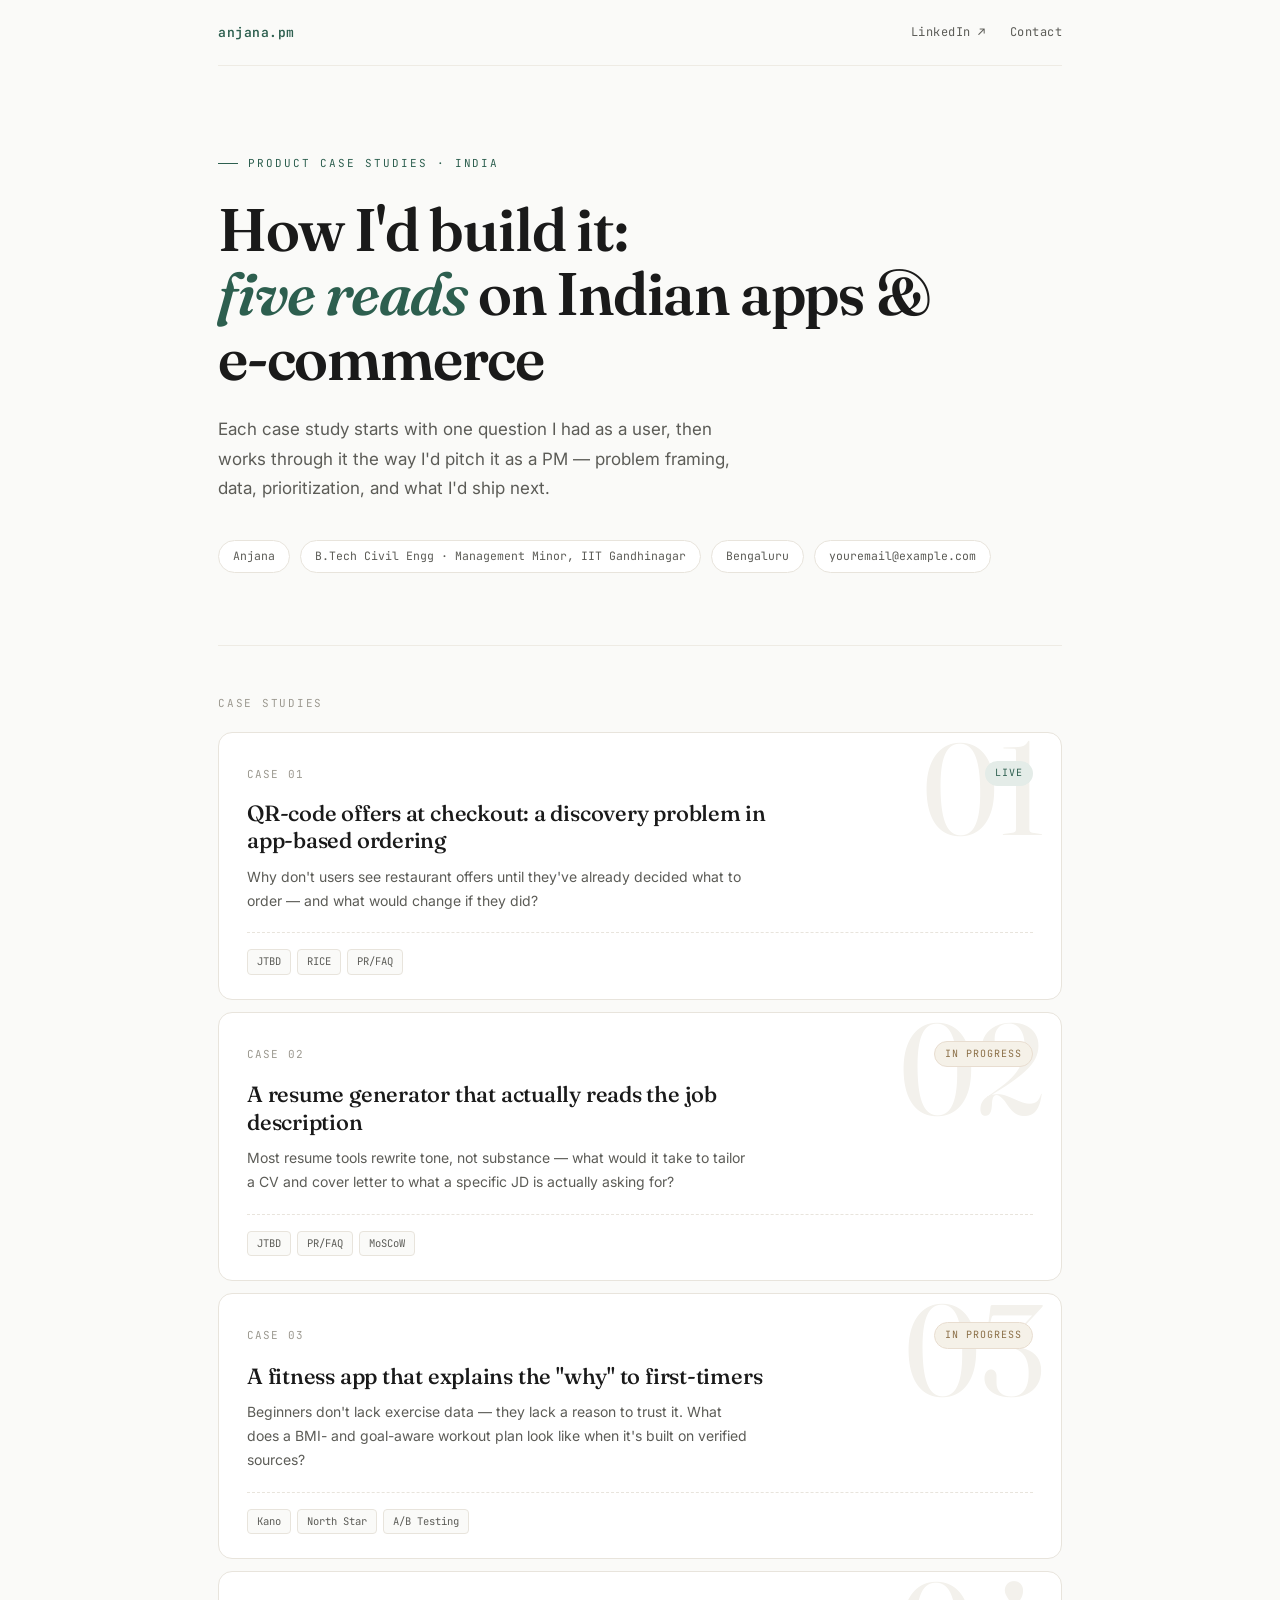
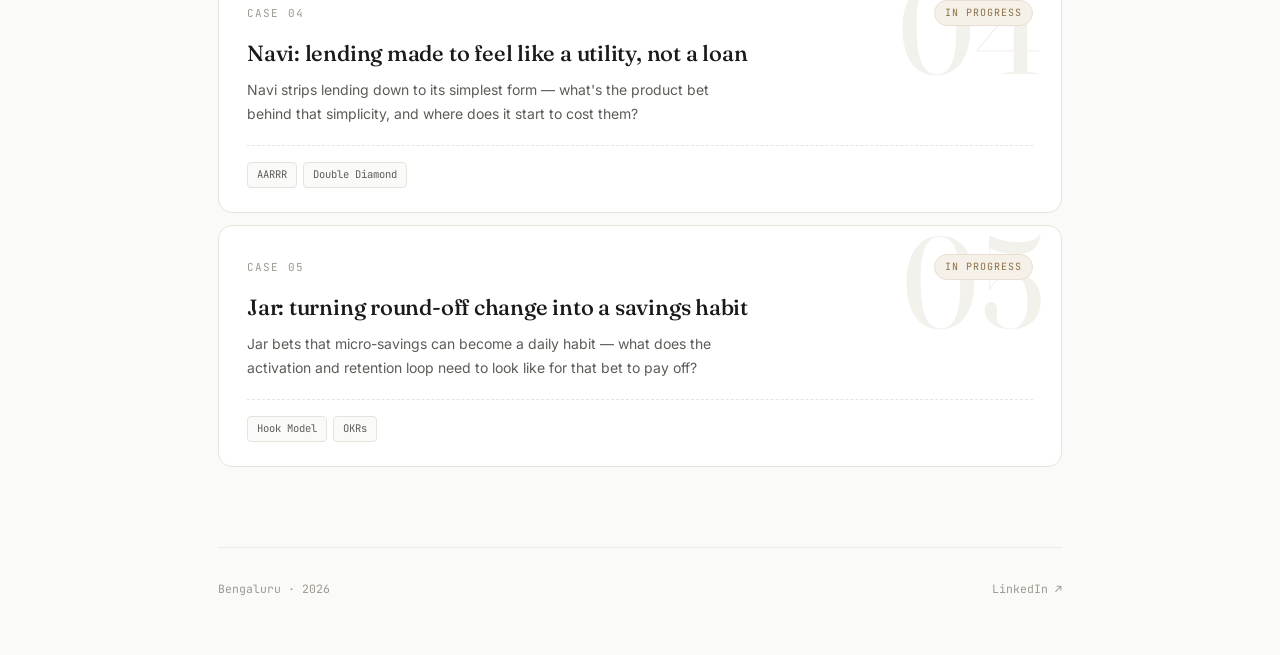
<file: index.html>
<!DOCTYPE html>
<html lang="en">
<head>
<meta charset="UTF-8">
<meta name="viewport" content="width=device-width, initial-scale=1.0">
<title>Anjana — PM Portfolio</title>
<link rel="stylesheet" href="style.css">
</head>
<body>

<!-- ── NAV ── -->
<div class="wrap">
  <nav class="site-nav">
    <a href="index.html" class="nav-logo">anjana.pm</a>
    <div class="nav-links">
      <!-- UPDATE: replace # with your LinkedIn URL -->
      <a href="#">LinkedIn ↗</a>
      <!-- UPDATE: replace with your real email -->
      <a href="mailto:youremail@example.com">Contact</a>
    </div>
  </nav>
</div>

<!-- ── HERO ── -->
<div class="wrap">
  <section class="hero">
    <div class="hero-eyebrow">Product case studies · India</div>
    <h1>How I'd build it:<br><em>five reads</em> on Indian apps &amp; e-commerce</h1>
    <p class="hero-lede">
      Each case study starts with one question I had as a user, then works through it the way I'd
      pitch it as a PM — problem framing, data, prioritization, and what I'd ship next.
    </p>
    <div class="hero-meta">
      <span class="chip">Anjana</span>
      <span class="chip">B.Tech Civil Engg · Management Minor, IIT Gandhinagar</span>
      <span class="chip">Bengaluru</span>
      <!-- UPDATE: replace with your real email -->
      <span class="chip"><a href="mailto:youremail@example.com">youremail@example.com</a></span>
    </div>
  </section>

  <!-- ── CASES ── -->
  <div class="cases-label">Case studies</div>

  <div class="cases-list">

    <!-- CASE 01 -->
    <a href="case-01.html" class="case-card" data-num="01">
      <div class="card-top">
        <span class="card-num">CASE 01</span>
        <span class="badge live">Live</span>
      </div>
      <h2 class="card-title">QR-code offers at checkout: a discovery problem in app-based ordering</h2>
      <p class="card-question">Why don't users see restaurant offers until they've already decided what to order — and what would change if they did?</p>
      <div class="card-footer">
        <div class="tags">
          <span class="tag">JTBD</span>
          <span class="tag">RICE</span>
          <span class="tag">PR/FAQ</span>
        </div>
        <span class="card-cta">Read case →</span>
      </div>
    </a>

    <!-- CASE 02 -->
    <a href="case-02.html" class="case-card" data-num="02">
      <div class="card-top">
        <span class="card-num">CASE 02</span>
        <span class="badge draft">In progress</span>
      </div>
      <h2 class="card-title">A resume generator that actually reads the job description</h2>
      <p class="card-question">Most resume tools rewrite tone, not substance — what would it take to tailor a CV and cover letter to what a specific JD is actually asking for?</p>
      <div class="card-footer">
        <div class="tags">
          <span class="tag">JTBD</span>
          <span class="tag">PR/FAQ</span>
          <span class="tag">MoSCoW</span>
        </div>
        <span class="card-cta">Read case →</span>
      </div>
    </a>

    <!-- CASE 03 -->
    <a href="case-03.html" class="case-card" data-num="03">
      <div class="card-top">
        <span class="card-num">CASE 03</span>
        <span class="badge draft">In progress</span>
      </div>
      <h2 class="card-title">A fitness app that explains the "why" to first-timers</h2>
      <p class="card-question">Beginners don't lack exercise data — they lack a reason to trust it. What does a BMI- and goal-aware workout plan look like when it's built on verified sources?</p>
      <div class="card-footer">
        <div class="tags">
          <span class="tag">Kano</span>
          <span class="tag">North Star</span>
          <span class="tag">A/B Testing</span>
        </div>
        <span class="card-cta">Read case →</span>
      </div>
    </a>

    <!-- CASE 04 -->
    <a href="case-04.html" class="case-card" data-num="04">
      <div class="card-top">
        <span class="card-num">CASE 04</span>
        <span class="badge draft">In progress</span>
      </div>
      <h2 class="card-title">Navi: lending made to feel like a utility, not a loan</h2>
      <p class="card-question">Navi strips lending down to its simplest form — what's the product bet behind that simplicity, and where does it start to cost them?</p>
      <div class="card-footer">
        <div class="tags">
          <span class="tag">AARRR</span>
          <span class="tag">Double Diamond</span>
        </div>
        <span class="card-cta">Read case →</span>
      </div>
    </a>

    <!-- CASE 05 -->
    <a href="case-05.html" class="case-card" data-num="05">
      <div class="card-top">
        <span class="card-num">CASE 05</span>
        <span class="badge draft">In progress</span>
      </div>
      <h2 class="card-title">Jar: turning round-off change into a savings habit</h2>
      <p class="card-question">Jar bets that micro-savings can become a daily habit — what does the activation and retention loop need to look like for that bet to pay off?</p>
      <div class="card-footer">
        <div class="tags">
          <span class="tag">Hook Model</span>
          <span class="tag">OKRs</span>
        </div>
        <span class="card-cta">Read case →</span>
      </div>
    </a>

  </div><!-- end cases-list -->

  <footer class="site-footer">
    <span>Bengaluru · 2026</span>
    <!-- UPDATE: replace # with your LinkedIn URL -->
    <a href="#">LinkedIn ↗</a>
  </footer>
</div>

<script src="portfolio.js"></script>
</body>
</html>
</file>
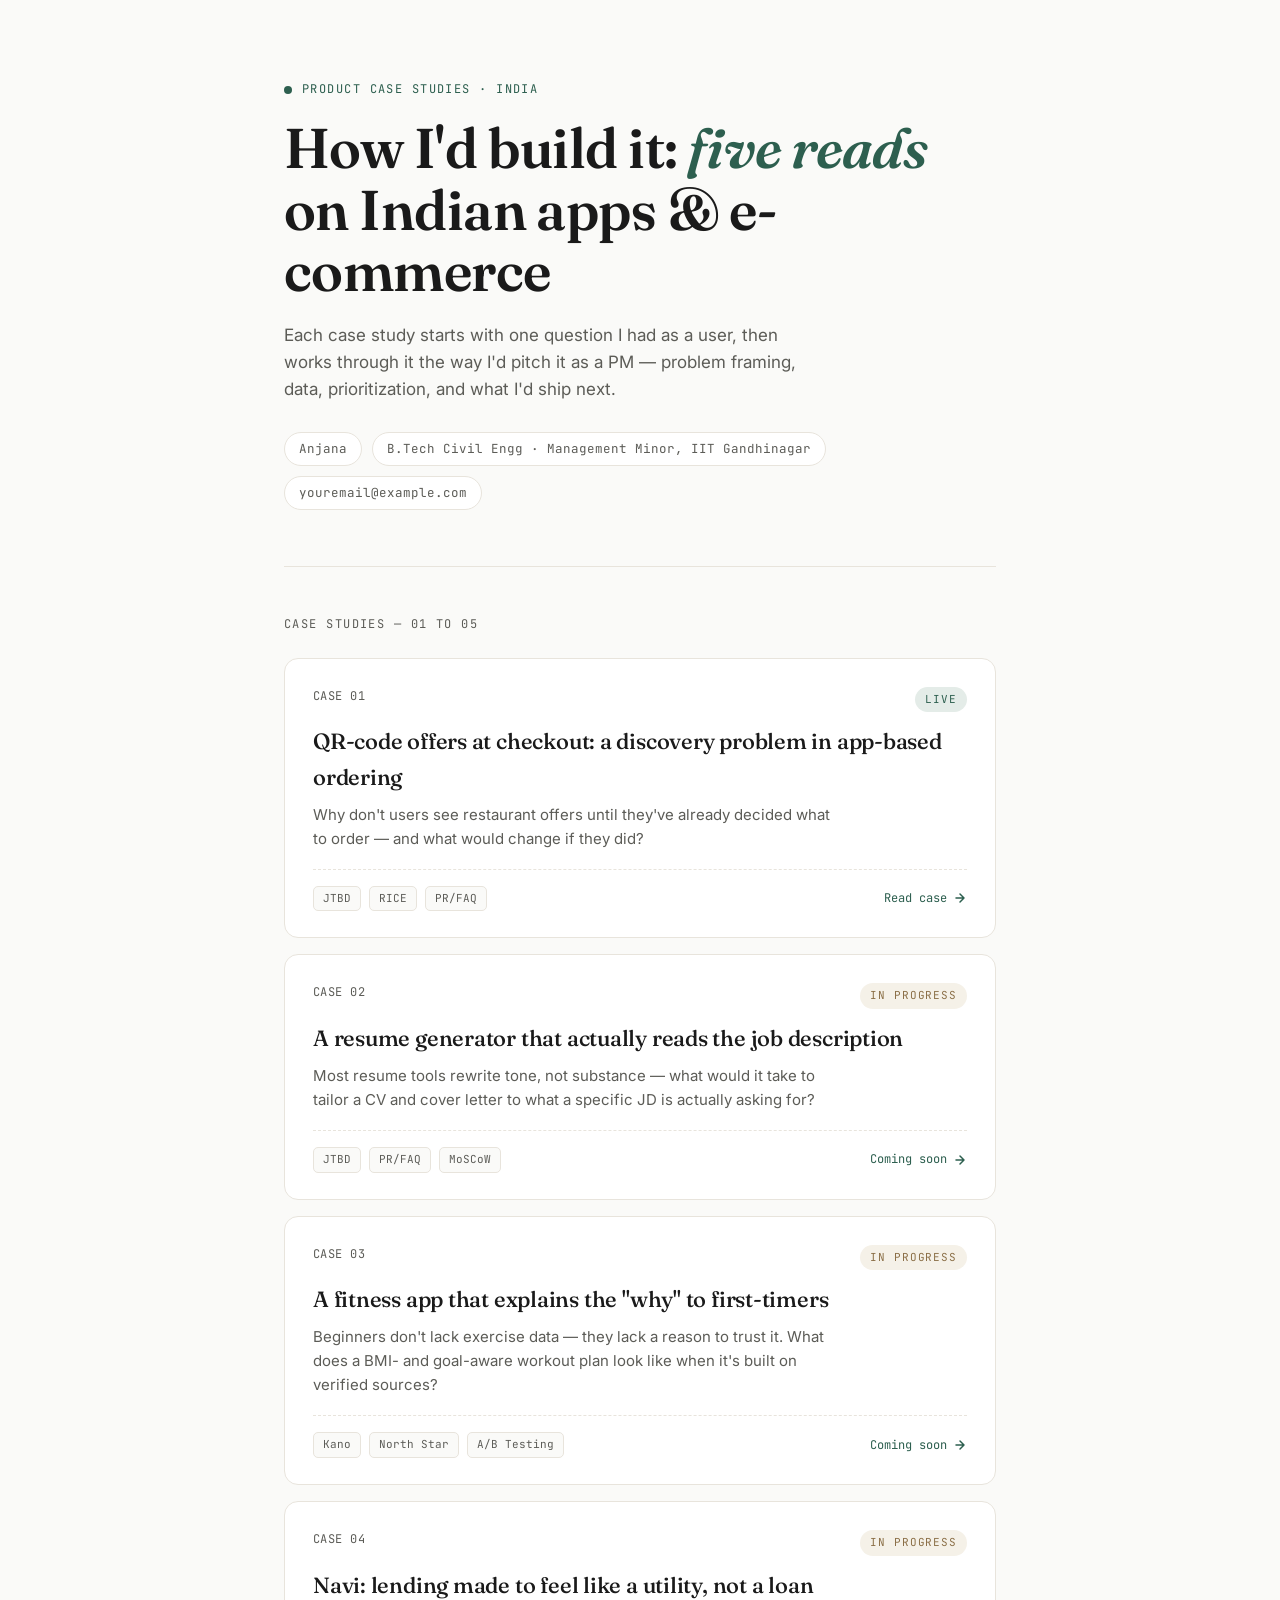
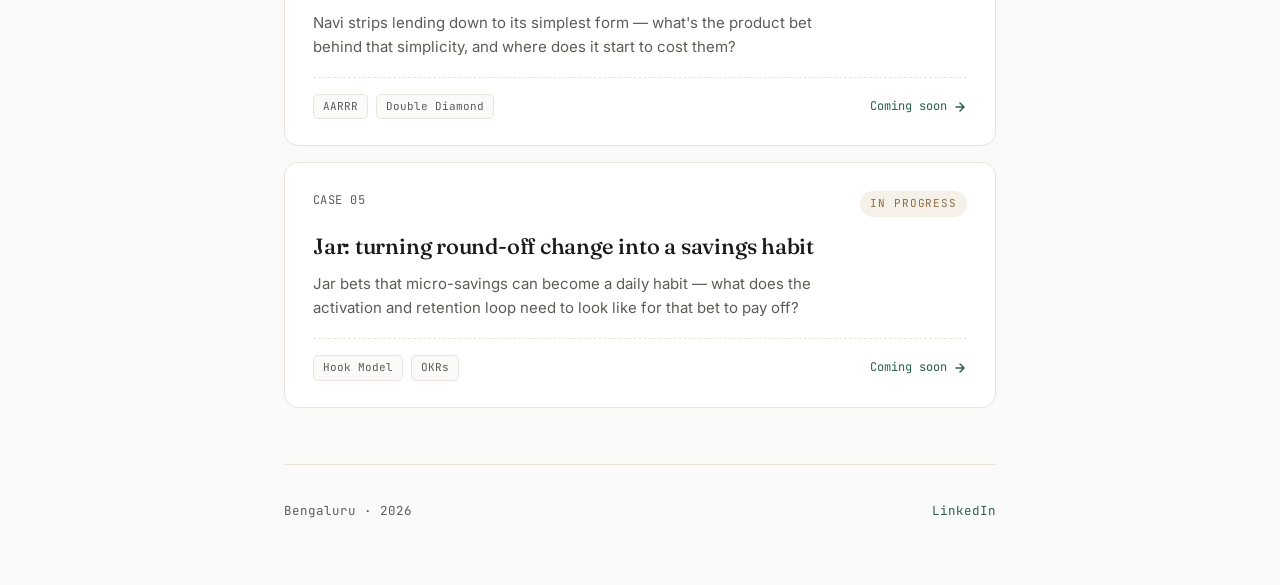
<file: index (1).html>
<!DOCTYPE html>
<html lang="en">
<head>
<meta charset="UTF-8">
<meta name="viewport" content="width=device-width, initial-scale=1.0">
<title>Anjana — PM Case Studies</title>
<link rel="preconnect" href="https://fonts.googleapis.com">
<link rel="preconnect" href="https://fonts.gstatic.com" crossorigin>
<link href="https://fonts.googleapis.com/css2?family=Fraunces:opsz,wght@9..144,400;9..144,500;9..144,600&family=Inter:wght@400;500;600&family=JetBrains+Mono:wght@400;500&display=swap" rel="stylesheet">
<style>
  :root {
    --bg: #FAFAF8;
    --ink: #1A1A1A;
    --ink-soft: #5C5C57;
    --accent: #2D5F4F;
    --accent-soft: #E4ECE8;
    --brown: #8B6F47;
    --border: #E8E4DC;
    --card-bg: #FFFFFF;
  }

  * { margin: 0; padding: 0; box-sizing: border-box; }

  html { scroll-behavior: smooth; }

  body {
    background: var(--bg);
    color: var(--ink);
    font-family: 'Inter', sans-serif;
    line-height: 1.6;
    -webkit-font-smoothing: antialiased;
  }

  .wrap {
    max-width: 760px;
    margin: 0 auto;
    padding: 0 24px;
  }

  /* HEADER */
  header {
    padding: 80px 0 56px;
    border-bottom: 1px solid var(--border);
  }

  .eyebrow {
    font-family: 'JetBrains Mono', monospace;
    font-size: 12px;
    letter-spacing: 0.12em;
    text-transform: uppercase;
    color: var(--accent);
    margin-bottom: 18px;
    display: flex;
    align-items: center;
    gap: 10px;
  }

  .eyebrow::before {
    content: '';
    display: inline-block;
    width: 8px;
    height: 8px;
    background: var(--accent);
    border-radius: 50%;
  }

  h1 {
    font-family: 'Fraunces', serif;
    font-weight: 600;
    font-size: clamp(36px, 6vw, 56px);
    line-height: 1.1;
    letter-spacing: -0.01em;
    margin-bottom: 20px;
  }

  h1 em {
    font-style: italic;
    color: var(--accent);
  }

  .lede {
    font-size: 17px;
    color: var(--ink-soft);
    max-width: 540px;
    margin-bottom: 28px;
  }

  .meta-row {
    display: flex;
    flex-wrap: wrap;
    gap: 10px;
    font-family: 'JetBrains Mono', monospace;
    font-size: 12.5px;
  }

  .meta-tag {
    border: 1px solid var(--border);
    border-radius: 100px;
    padding: 6px 14px;
    color: var(--ink-soft);
    background: var(--card-bg);
  }

  .meta-tag a {
    color: var(--ink-soft);
    text-decoration: none;
  }

  .meta-tag a:hover {
    color: var(--accent);
  }

  /* SECTION LABEL */
  .section-label {
    font-family: 'JetBrains Mono', monospace;
    font-size: 12px;
    letter-spacing: 0.12em;
    text-transform: uppercase;
    color: var(--ink-soft);
    padding: 48px 0 24px;
  }

  /* CASE STUDY CARDS */
  .cases {
    display: flex;
    flex-direction: column;
    gap: 16px;
    padding-bottom: 56px;
  }

  .case-card {
    background: var(--card-bg);
    border: 1px solid var(--border);
    border-radius: 14px;
    padding: 28px 28px 26px;
    text-decoration: none;
    color: var(--ink);
    display: block;
    transition: border-color 0.2s ease, transform 0.2s ease, box-shadow 0.2s ease;
    position: relative;
  }

  .case-card:hover,
  .case-card:focus-visible {
    border-color: var(--accent);
    transform: translateY(-2px);
    box-shadow: 0 8px 24px -12px rgba(45, 95, 79, 0.25);
    outline: none;
  }

  .case-top {
    display: flex;
    justify-content: space-between;
    align-items: flex-start;
    gap: 16px;
    margin-bottom: 12px;
  }

  .case-id {
    font-family: 'JetBrains Mono', monospace;
    font-size: 12px;
    color: var(--ink-soft);
    letter-spacing: 0.04em;
  }

  .status {
    font-family: 'JetBrains Mono', monospace;
    font-size: 11px;
    letter-spacing: 0.08em;
    text-transform: uppercase;
    padding: 4px 10px;
    border-radius: 100px;
    white-space: nowrap;
    flex-shrink: 0;
  }

  .status.draft {
    background: #F5F1E8;
    color: var(--brown);
  }

  .status.live {
    background: var(--accent-soft);
    color: var(--accent);
  }

  .case-title {
    font-family: 'Fraunces', serif;
    font-weight: 500;
    font-size: 22px;
    margin-bottom: 8px;
    letter-spacing: -0.01em;
  }

  .case-question {
    color: var(--ink-soft);
    font-size: 15px;
    margin-bottom: 18px;
    max-width: 520px;
  }

  .case-bottom {
    display: flex;
    justify-content: space-between;
    align-items: center;
    flex-wrap: wrap;
    gap: 12px;
    padding-top: 16px;
    border-top: 1px dashed var(--border);
  }

  .case-frameworks {
    display: flex;
    gap: 8px;
    flex-wrap: wrap;
  }

  .framework-tag {
    font-family: 'JetBrains Mono', monospace;
    font-size: 11px;
    color: var(--ink-soft);
    background: var(--bg);
    border: 1px solid var(--border);
    padding: 3px 9px;
    border-radius: 5px;
  }

  .read-more {
    font-family: 'JetBrains Mono', monospace;
    font-size: 12px;
    color: var(--accent);
    display: flex;
    align-items: center;
    gap: 6px;
    white-space: nowrap;
  }

  .read-more svg {
    transition: transform 0.2s ease;
  }

  .case-card:hover .read-more svg {
    transform: translateX(3px);
  }

  /* FOOTER */
  footer {
    border-top: 1px solid var(--border);
    padding: 36px 0 64px;
    display: flex;
    justify-content: space-between;
    align-items: center;
    flex-wrap: wrap;
    gap: 16px;
    font-family: 'JetBrains Mono', monospace;
    font-size: 12.5px;
    color: var(--ink-soft);
  }

  footer a {
    color: var(--accent);
    text-decoration: none;
  }

  footer a:hover {
    text-decoration: underline;
  }

  @media (max-width: 600px) {
    header { padding: 56px 0 40px; }
    .case-card { padding: 22px; }
    .case-bottom { align-items: flex-start; }
  }

  /* Reduced motion */
  @media (prefers-reduced-motion: reduce) {
    .case-card { transition: none; }
    .case-card:hover { transform: none; }
    .read-more svg { transition: none; }
  }
</style>
</head>
<body>

<div class="wrap">

  <header>
    <div class="eyebrow">Product case studies · India</div>
    <h1>How I'd build it: <em>five reads</em> on Indian apps &amp; e-commerce</h1>
    <p class="lede">
      Each case study starts with one question I had as a user, then works through it the way I'd
      pitch it as a PM — problem framing, data, prioritization, and what I'd ship next.
    </p>
    <div class="meta-row">
      <span class="meta-tag">Anjana</span>
      <span class="meta-tag">B.Tech Civil Engg · Management Minor, IIT Gandhinagar</span>
      <span class="meta-tag"><a href="mailto:youremail@example.com">youremail@example.com</a></span>
    </div>
  </header>

  <div class="section-label">Case studies — 01 to 05</div>

  <div class="cases">

    <a href="#" class="case-card">
      <div class="case-top">
        <span class="case-id">CASE 01</span>
        <span class="status live">Live</span>
      </div>
      <h2 class="case-title">QR-code offers at checkout: a discovery problem in app-based ordering</h2>
      <p class="case-question">
        Why don't users see restaurant offers until they've already decided what to order —
        and what would change if they did?
      </p>
      <div class="case-bottom">
        <div class="case-frameworks">
          <span class="framework-tag">JTBD</span>
          <span class="framework-tag">RICE</span>
          <span class="framework-tag">PR/FAQ</span>
        </div>
        <span class="read-more">
          Read case
          <svg width="14" height="14" viewBox="0 0 14 14" fill="none" xmlns="http://www.w3.org/2000/svg">
            <path d="M3 7H11M11 7L7 3M11 7L7 11" stroke="currentColor" stroke-width="1.5" stroke-linecap="round" stroke-linejoin="round"/>
          </svg>
        </span>
      </div>
    </a>

    <a href="#" class="case-card">
      <div class="case-top">
        <span class="case-id">CASE 02</span>
        <span class="status draft">In progress</span>
      </div>
      <h2 class="case-title">A resume generator that actually reads the job description</h2>
      <p class="case-question">
        Most resume tools rewrite tone, not substance — what would it take to tailor a CV and
        cover letter to what a specific JD is actually asking for?
      </p>
      <div class="case-bottom">
        <div class="case-frameworks">
          <span class="framework-tag">JTBD</span>
          <span class="framework-tag">PR/FAQ</span>
          <span class="framework-tag">MoSCoW</span>
        </div>
        <span class="read-more">
          Coming soon
          <svg width="14" height="14" viewBox="0 0 14 14" fill="none" xmlns="http://www.w3.org/2000/svg">
            <path d="M3 7H11M11 7L7 3M11 7L7 11" stroke="currentColor" stroke-width="1.5" stroke-linecap="round" stroke-linejoin="round"/>
          </svg>
        </span>
      </div>
    </a>

    <a href="#" class="case-card">
      <div class="case-top">
        <span class="case-id">CASE 03</span>
        <span class="status draft">In progress</span>
      </div>
      <h2 class="case-title">A fitness app that explains the "why" to first-timers</h2>
      <p class="case-question">
        Beginners don't lack exercise data — they lack a reason to trust it. What does a
        BMI- and goal-aware workout plan look like when it's built on verified sources?
      </p>
      <div class="case-bottom">
        <div class="case-frameworks">
          <span class="framework-tag">Kano</span>
          <span class="framework-tag">North Star</span>
          <span class="framework-tag">A/B Testing</span>
        </div>
        <span class="read-more">
          Coming soon
          <svg width="14" height="14" viewBox="0 0 14 14" fill="none" xmlns="http://www.w3.org/2000/svg">
            <path d="M3 7H11M11 7L7 3M11 7L7 11" stroke="currentColor" stroke-width="1.5" stroke-linecap="round" stroke-linejoin="round"/>
          </svg>
        </span>
      </div>
    </a>

    <a href="#" class="case-card">
      <div class="case-top">
        <span class="case-id">CASE 04</span>
        <span class="status draft">In progress</span>
      </div>
      <h2 class="case-title">Navi: lending made to feel like a utility, not a loan</h2>
      <p class="case-question">
        Navi strips lending down to its simplest form — what's the product bet behind that
        simplicity, and where does it start to cost them?
      </p>
      <div class="case-bottom">
        <div class="case-frameworks">
          <span class="framework-tag">AARRR</span>
          <span class="framework-tag">Double Diamond</span>
        </div>
        <span class="read-more">
          Coming soon
          <svg width="14" height="14" viewBox="0 0 14 14" fill="none" xmlns="http://www.w3.org/2000/svg">
            <path d="M3 7H11M11 7L7 3M11 7L7 11" stroke="currentColor" stroke-width="1.5" stroke-linecap="round" stroke-linejoin="round"/>
          </svg>
        </span>
      </div>
    </a>

    <a href="#" class="case-card">
      <div class="case-top">
        <span class="case-id">CASE 05</span>
        <span class="status draft">In progress</span>
      </div>
      <h2 class="case-title">Jar: turning round-off change into a savings habit</h2>
      <p class="case-question">
        Jar bets that micro-savings can become a daily habit — what does the activation and
        retention loop need to look like for that bet to pay off?
      </p>
      <div class="case-bottom">
        <div class="case-frameworks">
          <span class="framework-tag">Hook Model</span>
          <span class="framework-tag">OKRs</span>
        </div>
        <span class="read-more">
          Coming soon
          <svg width="14" height="14" viewBox="0 0 14 14" fill="none" xmlns="http://www.w3.org/2000/svg">
            <path d="M3 7H11M11 7L7 3M11 7L7 11" stroke="currentColor" stroke-width="1.5" stroke-linecap="round" stroke-linejoin="round"/>
          </svg>
        </span>
      </div>
    </a>

  </div>

  <footer>
    <span>Bengaluru · 2026</span>
    <a href="#">LinkedIn</a>
  </footer>

</div>

</body>
</html>
</file>
<file: style.css>
/* ═══════════════════════════════════════════════
   ANJANA — PM PORTFOLIO · STYLE SYSTEM
   Light mode · Warm white · Teal accent
   ═══════════════════════════════════════════════ */

@import url('https://fonts.googleapis.com/css2?family=Fraunces:opsz,ital,wght@9..144,0,400;9..144,0,500;9..144,0,600;9..144,1,400&family=Inter:wght@400;500;600&family=JetBrains+Mono:wght@400;500;600&display=swap');

:root {
  --bg:           #FAFAF8;
  --surface:      #FFFFFF;
  --surface-high: #F3F1EC;
  --border:       #E8E4DC;
  --border-soft:  #EEEBE4;
  --ink:          #1A1A1A;
  --ink-mid:      #5C5C57;
  --ink-dim:      #9C9990;
  --accent:       #2D5F4F;
  --accent-soft:  #E4ECE8;
  --accent-dim:   #D0E4DC;
  --brown:        #8B6F47;
  --brown-soft:   #F5F1E8;
  --danger:       #C0392B;
  --radius-sm:    8px;
  --radius-md:    14px;
  --radius-lg:    20px;
}

*, *::before, *::after { margin: 0; padding: 0; box-sizing: border-box; }
html { scroll-behavior: smooth; }

body {
  background: var(--bg);
  color: var(--ink);
  font-family: 'Inter', sans-serif;
  line-height: 1.65;
  -webkit-font-smoothing: antialiased;
  min-height: 100vh;
}

/* ── SCROLLBAR ── */
::-webkit-scrollbar { width: 6px; }
::-webkit-scrollbar-track { background: var(--bg); }
::-webkit-scrollbar-thumb { background: var(--border); border-radius: 3px; }

/* ── LAYOUT ── */
.wrap {
  max-width: 900px;
  margin: 0 auto;
  padding: 0 28px;
}

/* ── NAV ── */
.site-nav {
  display: flex;
  justify-content: space-between;
  align-items: center;
  padding: 22px 0;
  border-bottom: 1px solid var(--border-soft);
  position: sticky;
  top: 0;
  background: rgba(250,250,248,0.92);
  backdrop-filter: blur(12px);
  -webkit-backdrop-filter: blur(12px);
  z-index: 100;
}

.nav-logo {
  font-family: 'JetBrains Mono', monospace;
  font-size: 13px;
  font-weight: 600;
  color: var(--accent);
  text-decoration: none;
  letter-spacing: 0.04em;
}

.nav-links {
  display: flex;
  gap: 24px;
  align-items: center;
}

.nav-links a {
  font-family: 'JetBrains Mono', monospace;
  font-size: 12px;
  color: var(--ink-mid);
  text-decoration: none;
  letter-spacing: 0.04em;
  transition: color 0.2s;
}

.nav-links a:hover { color: var(--ink); }
.nav-links a.active { color: var(--accent); }

/* ── HOMEPAGE HERO ── */
.hero {
  padding: 88px 0 72px;
}

.hero-eyebrow {
  font-family: 'JetBrains Mono', monospace;
  font-size: 11px;
  letter-spacing: 0.18em;
  text-transform: uppercase;
  color: var(--accent);
  margin-bottom: 24px;
  display: flex;
  align-items: center;
  gap: 10px;
}

.hero-eyebrow::before {
  content: '';
  width: 20px; height: 1px;
  background: var(--accent);
  display: block;
}

.hero h1 {
  font-family: 'Fraunces', serif;
  font-size: clamp(36px, 6vw, 60px);
  font-weight: 600;
  line-height: 1.08;
  letter-spacing: -0.02em;
  margin-bottom: 24px;
  max-width: 720px;
}

.hero h1 em {
  font-style: italic;
  color: var(--accent);
}

.hero-lede {
  font-size: 17px;
  color: var(--ink-mid);
  max-width: 520px;
  margin-bottom: 36px;
  line-height: 1.75;
}

.hero-meta {
  display: flex;
  flex-wrap: wrap;
  gap: 10px;
}

.chip {
  font-family: 'JetBrains Mono', monospace;
  font-size: 11.5px;
  color: var(--ink-mid);
  border: 1px solid var(--border);
  border-radius: 100px;
  padding: 6px 14px;
  background: var(--surface);
  transition: border-color 0.2s, color 0.2s;
}

.chip a { color: inherit; text-decoration: none; }
.chip:hover { border-color: var(--accent); color: var(--accent); }

/* ── CASES LIST ── */
.cases-label {
  font-family: 'JetBrains Mono', monospace;
  font-size: 11px;
  letter-spacing: 0.16em;
  text-transform: uppercase;
  color: var(--ink-dim);
  padding: 48px 0 20px;
  border-top: 1px solid var(--border-soft);
}

.cases-list {
  display: flex;
  flex-direction: column;
  gap: 12px;
  padding-bottom: 80px;
}

/* ── CASE CARD ── */
.case-card {
  display: block;
  text-decoration: none;
  color: var(--ink);
  background: var(--surface);
  border: 1px solid var(--border);
  border-radius: var(--radius-md);
  padding: 28px 28px 24px;
  position: relative;
  overflow: hidden;
  transition: border-color 0.22s, box-shadow 0.22s, transform 0.22s;
}

.case-card::before {
  content: attr(data-num);
  font-family: 'Fraunces', serif;
  font-size: 130px;
  color: var(--surface-high);
  position: absolute;
  right: 16px;
  top: -16px;
  line-height: 1;
  pointer-events: none;
  transition: color 0.25s, transform 0.35s cubic-bezier(0.22,1,0.36,1);
  transform: translateY(6px);
}

.case-card:hover {
  border-color: var(--accent);
  box-shadow: 0 8px 28px -10px rgba(45,95,79,0.18);
  transform: translateY(-2px);
}

.case-card:hover::before {
  color: var(--accent-dim);
  transform: translateY(0);
}

.card-top {
  display: flex;
  justify-content: space-between;
  align-items: center;
  margin-bottom: 14px;
  position: relative;
  z-index: 1;
}

.card-num {
  font-family: 'JetBrains Mono', monospace;
  font-size: 11px;
  color: var(--ink-dim);
  letter-spacing: 0.1em;
}

.badge {
  font-family: 'JetBrains Mono', monospace;
  font-size: 10px;
  letter-spacing: 0.1em;
  text-transform: uppercase;
  padding: 4px 10px;
  border-radius: 100px;
}

.badge.live  { background: var(--accent-soft); color: var(--accent); }
.badge.draft { background: var(--brown-soft);  color: var(--brown); border: 1px solid #E8DDD0; }

.card-title {
  font-family: 'Fraunces', serif;
  font-size: 22px;
  font-weight: 500;
  line-height: 1.25;
  margin-bottom: 10px;
  max-width: 560px;
  position: relative;
  z-index: 1;
  letter-spacing: -0.01em;
}

.card-question {
  font-size: 14px;
  color: var(--ink-mid);
  margin-bottom: 20px;
  max-width: 500px;
  line-height: 1.7;
  position: relative;
  z-index: 1;
}

.card-footer {
  display: flex;
  justify-content: space-between;
  align-items: center;
  flex-wrap: wrap;
  gap: 12px;
  padding-top: 16px;
  border-top: 1px dashed var(--border);
  position: relative;
  z-index: 1;
}

.tags { display: flex; gap: 6px; flex-wrap: wrap; }

.tag {
  font-family: 'JetBrains Mono', monospace;
  font-size: 10.5px;
  color: var(--ink-mid);
  border: 1px solid var(--border);
  padding: 3px 9px;
  border-radius: 4px;
  background: var(--bg);
}

.card-cta {
  font-family: 'JetBrains Mono', monospace;
  font-size: 12px;
  color: var(--accent);
  display: flex;
  align-items: center;
  gap: 6px;
  opacity: 0;
  transition: opacity 0.2s, gap 0.2s;
}

.case-card:hover .card-cta { opacity: 1; gap: 10px; }

/* ═══════════════════════════════════════════════
   CASE STUDY PAGE
   ═══════════════════════════════════════════════ */

.case-hero {
  padding: 60px 0 44px;
  border-bottom: 1px solid var(--border-soft);
}

.case-hero-top {
  display: flex;
  align-items: center;
  gap: 12px;
  margin-bottom: 18px;
}

.case-hero-num {
  font-family: 'JetBrains Mono', monospace;
  font-size: 11px;
  color: var(--ink-dim);
  letter-spacing: 0.1em;
}

.case-hero h1 {
  font-family: 'Fraunces', serif;
  font-size: clamp(26px, 4.5vw, 44px);
  font-weight: 600;
  line-height: 1.1;
  letter-spacing: -0.01em;
  margin-bottom: 16px;
  max-width: 740px;
}

.case-hero-q {
  font-family: 'Fraunces', serif;
  font-style: italic;
  font-size: 19px;
  color: var(--ink-mid);
  max-width: 600px;
  line-height: 1.55;
  margin-bottom: 26px;
}

.case-hero-meta {
  display: flex;
  gap: 8px;
  flex-wrap: wrap;
}

/* Two-col layout */
.case-layout {
  display: grid;
  grid-template-columns: 188px 1fr;
  gap: 56px;
  padding: 56px 0 88px;
  align-items: start;
}

/* Sticky sidebar */
.case-sidebar {
  position: sticky;
  top: 72px;
}

.sidebar-label {
  font-family: 'JetBrains Mono', monospace;
  font-size: 10px;
  letter-spacing: 0.16em;
  text-transform: uppercase;
  color: var(--ink-dim);
  margin-bottom: 14px;
}

.sidebar-nav {
  list-style: none;
  display: flex;
  flex-direction: column;
  gap: 2px;
}

.sidebar-nav a {
  font-family: 'Inter', sans-serif;
  font-size: 13px;
  color: var(--ink-mid);
  text-decoration: none;
  display: block;
  padding: 7px 12px;
  border-radius: 7px;
  border-left: 2px solid transparent;
  transition: color 0.18s, border-color 0.18s, background 0.18s;
  line-height: 1.4;
}

.sidebar-nav a:hover {
  color: var(--ink);
  background: var(--surface-high);
}

.sidebar-nav a.active {
  color: var(--accent);
  border-left-color: var(--accent);
  background: var(--accent-soft);
  font-weight: 500;
}

.sidebar-back {
  margin-top: 28px;
  font-family: 'JetBrains Mono', monospace;
  font-size: 11px;
  color: var(--ink-dim);
  text-decoration: none;
  display: flex;
  align-items: center;
  gap: 6px;
  transition: color 0.18s;
}

.sidebar-back:hover { color: var(--accent); }

/* ── SECTIONS ── */
.cs-section {
  margin-bottom: 60px;
  scroll-margin-top: 88px;
}

.cs-section-label {
  font-family: 'JetBrains Mono', monospace;
  font-size: 10px;
  letter-spacing: 0.18em;
  text-transform: uppercase;
  color: var(--accent);
  margin-bottom: 14px;
  display: flex;
  align-items: center;
  gap: 10px;
}

.cs-section-label::after {
  content: '';
  flex: 1;
  height: 1px;
  background: var(--border-soft);
}

.cs-section h2 {
  font-family: 'Fraunces', serif;
  font-size: 24px;
  font-weight: 500;
  margin-bottom: 14px;
  line-height: 1.2;
  letter-spacing: -0.01em;
}

.cs-section p {
  font-size: 15.5px;
  color: var(--ink-mid);
  line-height: 1.8;
  margin-bottom: 14px;
  max-width: 600px;
}

.cs-section p:last-child { margin-bottom: 0; }

/* Callout */
.callout {
  background: var(--accent-soft);
  border-left: 3px solid var(--accent);
  border-radius: 0 var(--radius-sm) var(--radius-sm) 0;
  padding: 16px 20px;
  margin: 22px 0;
  font-size: 15px;
  color: var(--ink);
  max-width: 600px;
  line-height: 1.65;
}

/* Metrics */
.metrics-row {
  display: grid;
  grid-template-columns: repeat(auto-fit, minmax(140px, 1fr));
  gap: 12px;
  margin: 20px 0;
}

.metric-card {
  background: var(--surface);
  border: 1px solid var(--border);
  border-radius: var(--radius-sm);
  padding: 18px 20px;
}

.metric-value {
  font-family: 'Fraunces', serif;
  font-size: 34px;
  font-weight: 600;
  color: var(--accent);
  line-height: 1;
  margin-bottom: 6px;
}

.metric-label {
  font-family: 'JetBrains Mono', monospace;
  font-size: 10px;
  color: var(--ink-dim);
  text-transform: uppercase;
  letter-spacing: 0.08em;
}

/* ── IMAGE UPLOAD ZONES ── */
.img-zone {
  position: relative;
  margin: 24px 0;
  max-width: 640px;
}

.img-zone input[type="file"] { display: none; }

.img-drop {
  border: 1.5px dashed var(--border);
  border-radius: var(--radius-md);
  padding: 36px 24px;
  text-align: center;
  cursor: pointer;
  transition: border-color 0.2s, background 0.2s;
  background: var(--surface);
}

.img-drop:hover,
.img-drop.dragover {
  border-color: var(--accent);
  background: var(--accent-soft);
}

.img-drop-icon {
  font-size: 26px;
  margin-bottom: 10px;
}

.img-drop-text {
  font-family: 'JetBrains Mono', monospace;
  font-size: 12px;
  color: var(--ink-mid);
  line-height: 1.7;
}

.img-drop-text strong {
  color: var(--accent);
  display: block;
  margin-bottom: 4px;
}

.img-preview { display: none; position: relative; }

.img-preview img {
  width: 100%;
  border-radius: var(--radius-md);
  border: 1px solid var(--border);
  display: block;
}

.img-preview-caption {
  font-family: 'JetBrains Mono', monospace;
  font-size: 11px;
  color: var(--ink-dim);
  margin-top: 8px;
  font-style: italic;
}

.img-remove {
  position: absolute;
  top: 10px; right: 10px;
  background: rgba(250,250,248,0.9);
  border: 1px solid var(--border);
  border-radius: 6px;
  color: var(--ink-mid);
  font-family: 'JetBrains Mono', monospace;
  font-size: 11px;
  padding: 4px 10px;
  cursor: pointer;
  transition: color 0.18s, border-color 0.18s;
}

.img-remove:hover { color: var(--danger); border-color: var(--danger); }

/* Placeholder */
.placeholder {
  background: var(--surface);
  border: 1px dashed var(--border);
  border-radius: var(--radius-sm);
  padding: 22px 24px;
  max-width: 600px;
}

.placeholder-label {
  font-family: 'JetBrains Mono', monospace;
  font-size: 10px;
  letter-spacing: 0.1em;
  text-transform: uppercase;
  color: var(--brown);
  margin-bottom: 8px;
}

.placeholder p {
  font-size: 13.5px;
  color: var(--ink-mid);
  line-height: 1.75;
  max-width: 100%;
  margin: 0;
}

/* ── FOOTER ── */
.site-footer {
  border-top: 1px solid var(--border-soft);
  padding: 32px 0 56px;
  display: flex;
  justify-content: space-between;
  align-items: center;
  flex-wrap: wrap;
  gap: 16px;
}

.site-footer span,
.site-footer a {
  font-family: 'JetBrains Mono', monospace;
  font-size: 11.5px;
  color: var(--ink-dim);
  text-decoration: none;
}

.site-footer a:hover { color: var(--accent); }

/* ── RESPONSIVE ── */
@media (max-width: 720px) {
  .case-layout {
    grid-template-columns: 1fr;
    gap: 0;
  }
  .case-sidebar {
    position: static;
    border-bottom: 1px solid var(--border-soft);
    padding-bottom: 24px;
    margin-bottom: 36px;
  }
  .sidebar-nav {
    flex-direction: row;
    flex-wrap: wrap;
  }
  .sidebar-nav a {
    border-left: none;
    border-bottom: 2px solid transparent;
    padding: 5px 8px;
    font-size: 12px;
  }
  .sidebar-nav a.active {
    border-left: none;
    border-bottom-color: var(--accent);
  }
  .hero { padding: 56px 0 48px; }
  .case-card { padding: 22px; }
  .case-card::before { font-size: 80px; }
  .metrics-row { grid-template-columns: 1fr 1fr; }
}

@media (prefers-reduced-motion: reduce) {
  .case-card, .case-card::before, .card-cta,
  .nav-links a, .chip, .img-drop { transition: none; }
  .case-card:hover { transform: none; }
}
</file>
